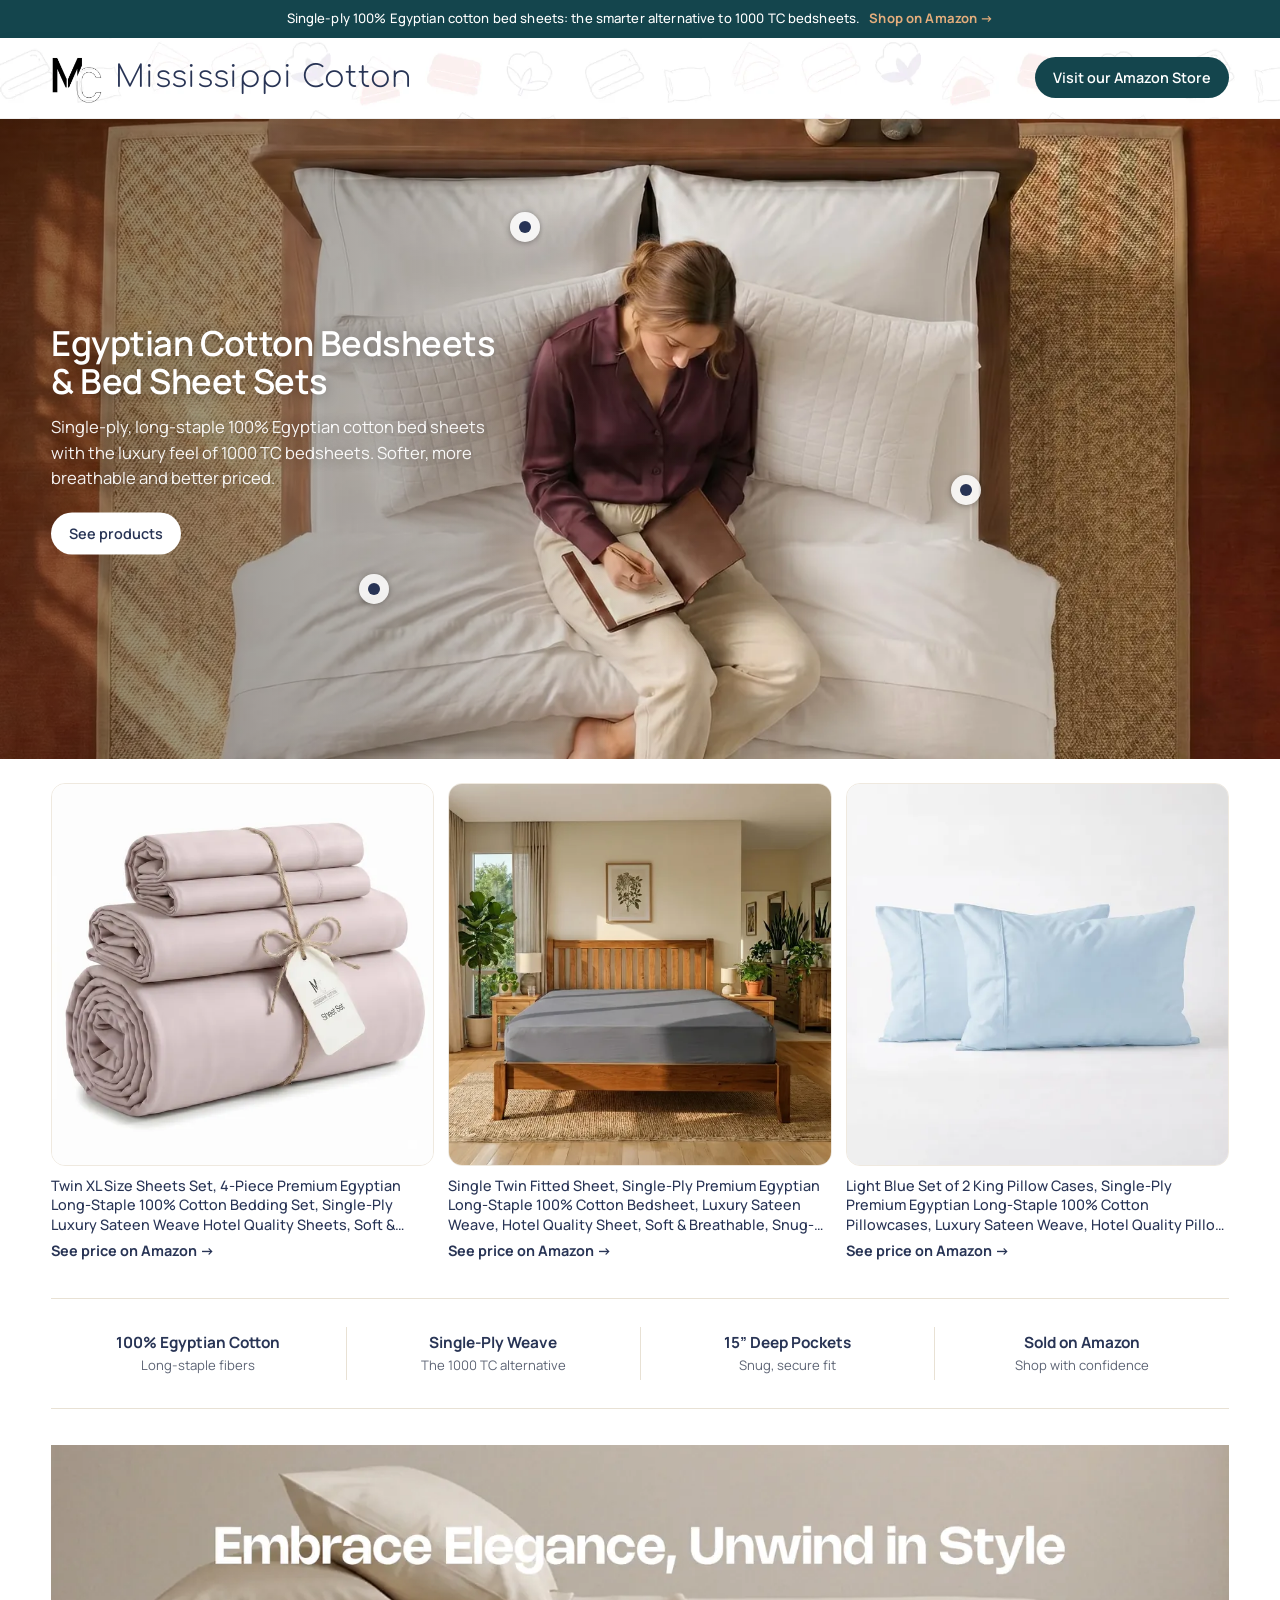
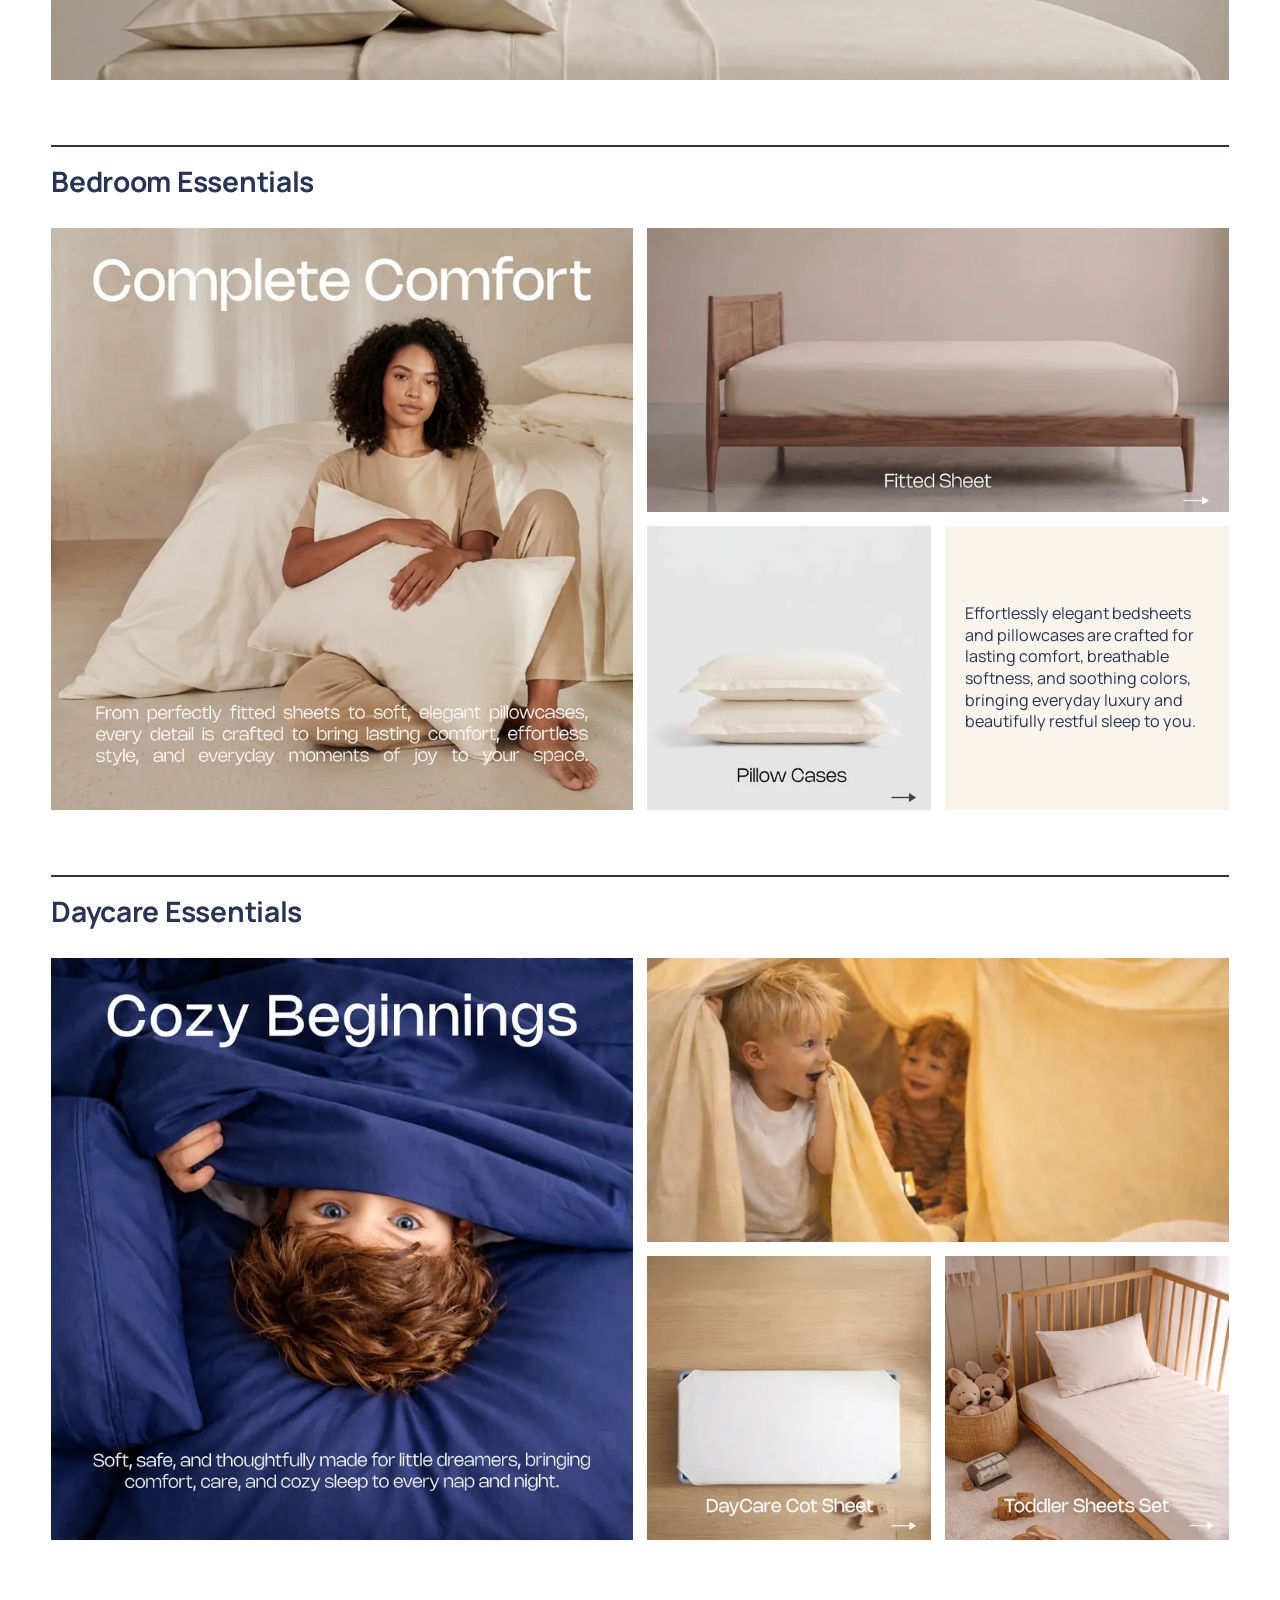
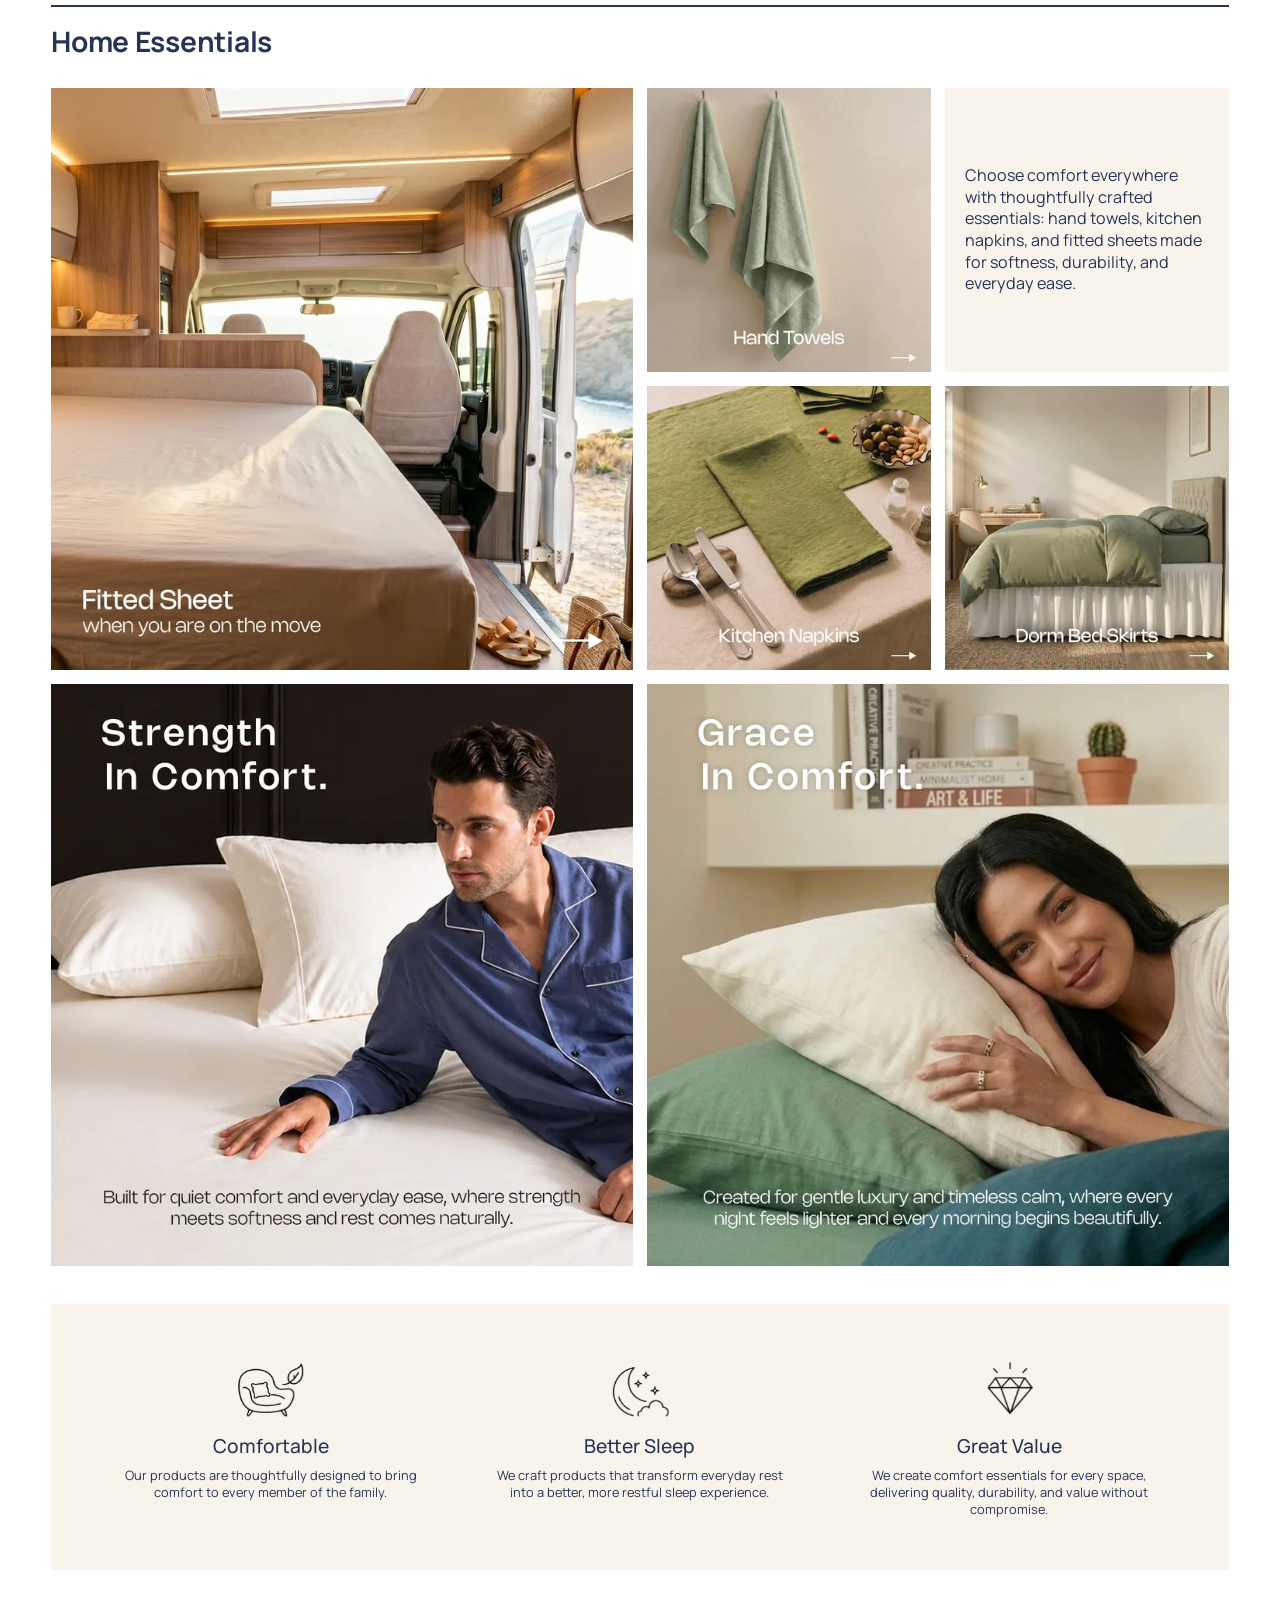
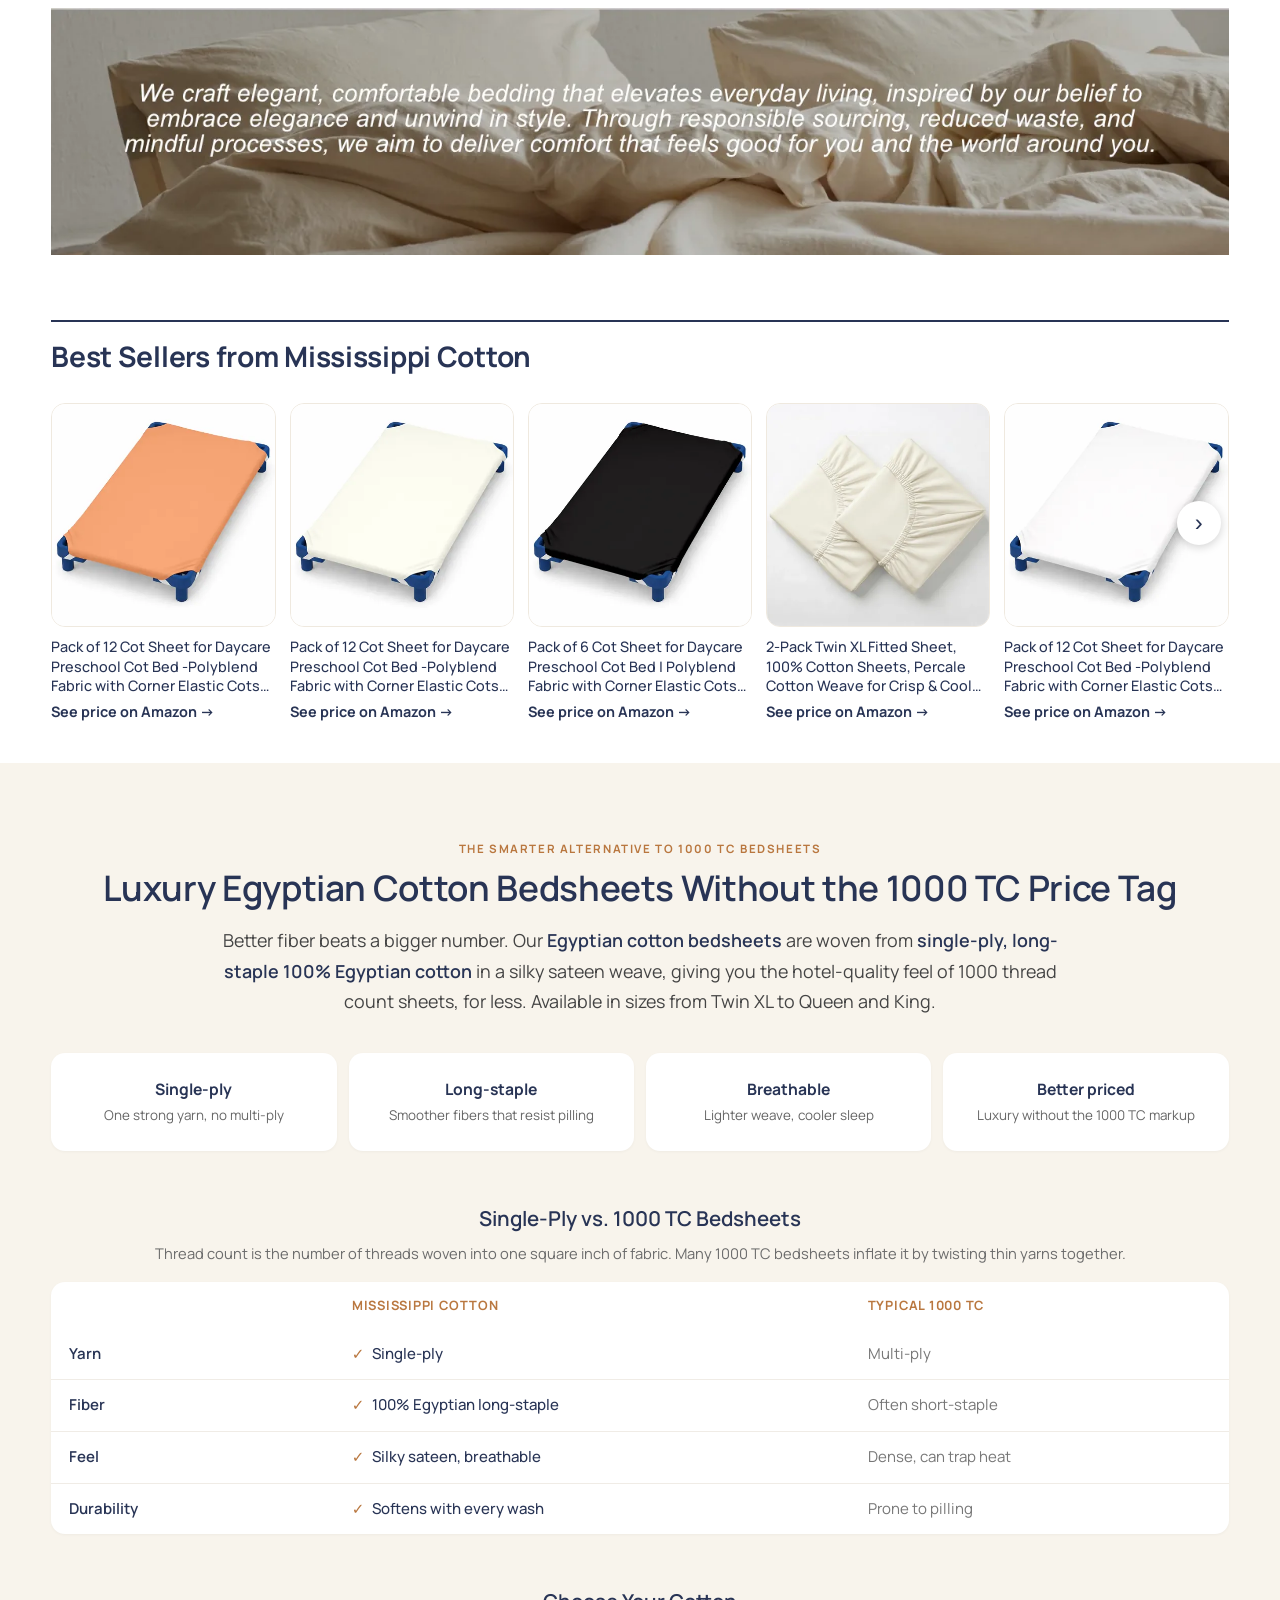
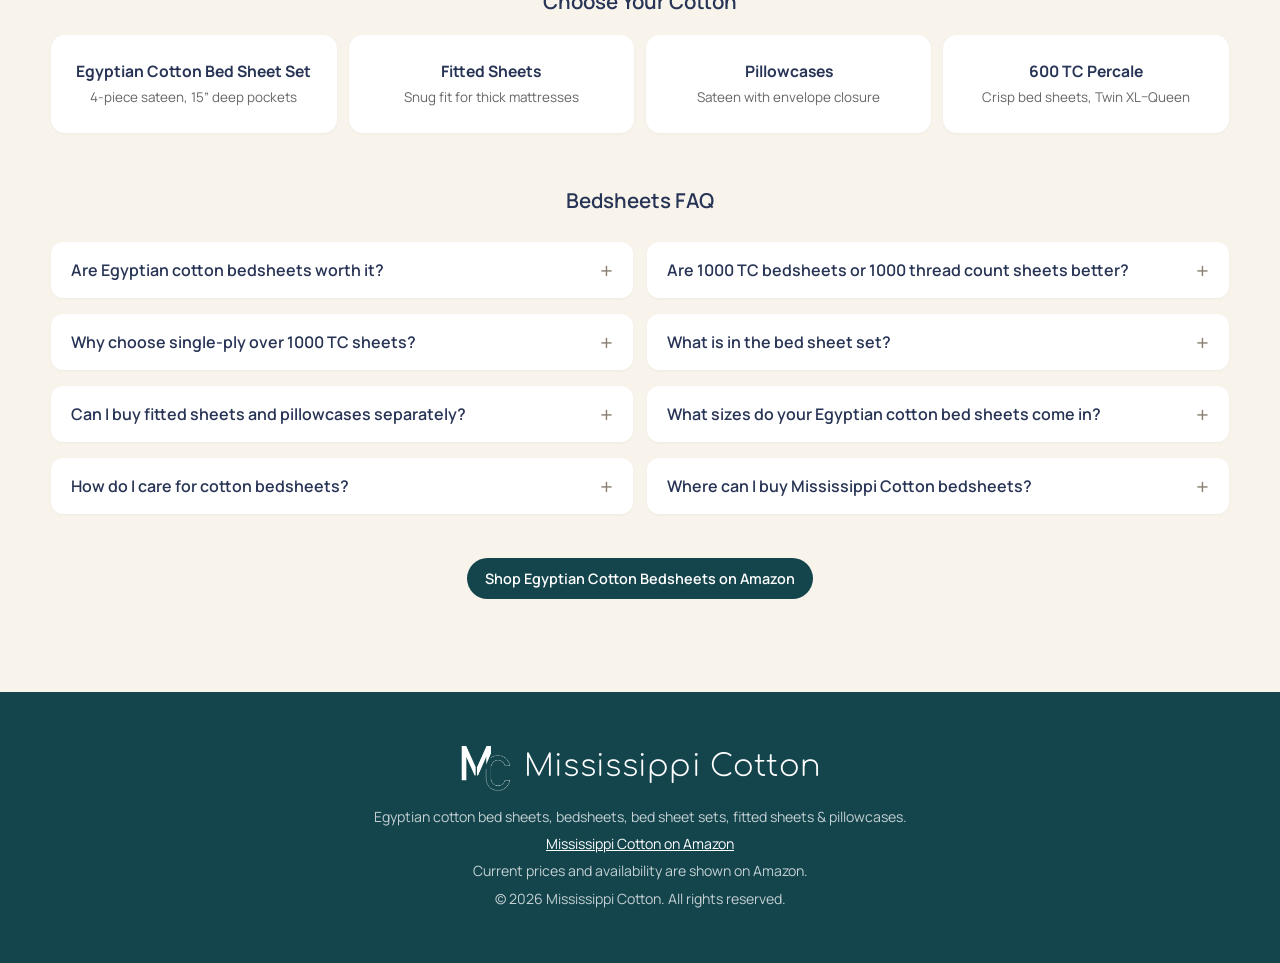
<file: index.html>
<!doctype html>
<html lang="en">
<head>
<meta charset="utf-8">
<meta name="viewport" content="width=device-width, initial-scale=1">
<title>Egyptian Cotton Bed Sheets &amp; Bedsheets | Mississippi Cotton</title>
<meta name="description" content="Shop 100% Egyptian cotton bedsheets &amp; bed sheet sets. Single-ply long-staple cotton with the luxury feel of 1000 TC bedsheets, softer and better priced.">
<link rel="canonical" href="https://mississippicotton.com/">
<meta name="robots" content="index, follow, max-image-preview:large">
<meta name="theme-color" content="#ffffff">
<meta property="og:type" content="website">
<meta property="og:site_name" content="Mississippi Cotton">
<meta property="og:title" content="Egyptian Cotton Bed Sheets &amp; Bedsheets | Mississippi Cotton">
<meta property="og:description" content="Single-ply Egyptian cotton bed sheets and bed sheet sets. The smarter alternative to 1000 thread count sheets.">
<meta property="og:url" content="https://mississippicotton.com/">
<meta property="og:image" content="https://mississippicotton.com/images/og-egyptian-cotton-bedsheets.jpg">
<meta property="og:image:width" content="1200">
<meta property="og:image:height" content="600">
<meta property="og:image:alt" content="Woman relaxing on a bed made with white Egyptian cotton bedsheets">
<meta property="og:locale" content="en_US">
<meta name="twitter:card" content="summary_large_image">
<meta name="twitter:title" content="Egyptian Cotton Bed Sheets &amp; Bedsheets | Mississippi Cotton">
<meta name="twitter:description" content="Single-ply Egyptian cotton bed sheets and bed sheet sets. The smarter alternative to 1000 thread count sheets.">
<meta name="twitter:image" content="https://mississippicotton.com/images/og-egyptian-cotton-bedsheets.jpg">
<link rel="icon" href="/favicon.ico" sizes="any">
<link rel="icon" type="image/png" sizes="32x32" href="/images/favicon-32.png">
<link rel="apple-touch-icon" href="/images/apple-touch-icon.png">
<link rel="manifest" href="/site.webmanifest">
<link rel="preconnect" href="https://fonts.googleapis.com">
<link rel="preconnect" href="https://fonts.gstatic.com" crossorigin>
<link rel="stylesheet" href="https://fonts.googleapis.com/css2?family=Manrope:wght@400;500;600;700;800&amp;display=swap">
<link rel="stylesheet" href="https://fonts.googleapis.com/css2?family=Comfortaa:wght@300&amp;text=Mississippi%20Cotton&amp;display=swap">
<link rel="preload" as="image" type="image/webp" href="images/egyptian-cotton-bed-sheet-set-lifestyle-1024.webp" imagesrcset="images/egyptian-cotton-bed-sheet-set-lifestyle-640.webp 640w, images/egyptian-cotton-bed-sheet-set-lifestyle-1024.webp 1024w, images/egyptian-cotton-bed-sheet-set-lifestyle-1600.webp 1600w, images/egyptian-cotton-bed-sheet-set-lifestyle-2048.webp 2048w" imagesizes="(max-width: 767px) 250vw, (max-width: 1500px) 100vw, 1500px">
<link rel="stylesheet" href="css/styles.css">
<script type="application/ld+json">
{
 "@context": "https://schema.org",
 "@graph": [
  {
   "@type": "Organization",
   "@id": "https://mississippicotton.com/#org",
   "name": "Mississippi Cotton",
   "url": "https://mississippicotton.com/",
   "logo": "https://mississippicotton.com/images/mississippi-cotton-logo.png",
   "sameAs": [
    "https://www.amazon.com/stores/MississippiCotton/page/9079A539-64B8-46ED-91DD-114D19BE500C"
   ],
   "description": "Mississippi Cotton makes single-ply Egyptian cotton bed sheets, bedsheets, bed sheet sets, fitted sheets and pillowcases."
  },
  {
   "@type": "WebSite",
   "@id": "https://mississippicotton.com/#website",
   "url": "https://mississippicotton.com/",
   "name": "Mississippi Cotton",
   "publisher": {
    "@id": "https://mississippicotton.com/#org"
   },
   "inLanguage": "en-US"
  },
  {
   "@type": "WebPage",
   "@id": "https://mississippicotton.com/#webpage",
   "url": "https://mississippicotton.com/",
   "name": "Egyptian Cotton Bedsheets & Bed Sheet Sets | Mississippi Cotton",
   "isPartOf": {
    "@id": "https://mississippicotton.com/#website"
   },
   "about": {
    "@id": "https://mississippicotton.com/#org"
   },
   "primaryImageOfPage": "https://mississippicotton.com/images/og-egyptian-cotton-bedsheets.jpg"
  },
  {
   "@type": "ItemList",
   "name": "Mississippi Cotton Egyptian Cotton Bedsheets",
   "itemListElement": [
    {
     "@type": "ListItem",
     "position": 1,
     "item": {
      "@type": "Product",
      "name": "Twin XL Size Sheets Set, 4-Piece Premium Egyptian Long-Staple 100% Cotton Bedding Set, Single-Ply Luxury Sateen Weave Hotel Quality Sheets, Soft & Breathable, 15” Deep Pockets, Blush Pink",
      "sku": "B0CGLRKL8P",
      "brand": {
       "@type": "Brand",
       "name": "Mississippi Cotton"
      },
      "image": "https://mississippicotton.com/images/egyptian-cotton-sheet-set-blush-pink-600.webp",
      "material": "100% Egyptian long-staple cotton",
      "url": "https://www.amazon.com/Egyptian-Cotton-Sheets-Thread-Staple/dp/B0CGLRKL8P"
     }
    },
    {
     "@type": "ListItem",
     "position": 2,
     "item": {
      "@type": "Product",
      "name": "Single Twin Fitted Sheet, Single-Ply Premium Egyptian Long-Staple 100% Cotton Bedsheet, Luxury Sateen Weave, Hotel Quality Sheet, Soft & Breathable, Snug-Fit, 15” Deep Pockets, Light Grey",
      "sku": "B0BG88BJFV",
      "brand": {
       "@type": "Brand",
       "name": "Mississippi Cotton"
      },
      "image": "https://mississippicotton.com/images/egyptian-cotton-fitted-sheet-light-grey-600.webp",
      "material": "100% Egyptian long-staple cotton",
      "url": "https://www.amazon.com/Egyptian-Cotton-Elastic-Cooling-Breathable/dp/B0BG88BJFV"
     }
    },
    {
     "@type": "ListItem",
     "position": 3,
     "item": {
      "@type": "Product",
      "name": "Light Blue Set of 2 King Pillow Cases, Single-Ply Premium Egyptian Long-Staple 100% Cotton Pillowcases, Luxury Sateen Weave, Hotel Quality Pillow Covers, Envelope Closure, Soft & Breathable",
      "sku": "B0B5359HBB",
      "brand": {
       "@type": "Brand",
       "name": "Mississippi Cotton"
      },
      "image": "https://mississippicotton.com/images/egyptian-cotton-pillowcases-light-blue-600.webp",
      "material": "100% Egyptian long-staple cotton",
      "url": "https://www.amazon.com/Egyptian-Cotton-Pillowcase-Sleeping-Pillowcases/dp/B0B5359HBB"
     }
    }
   ]
  },
  {
   "@type": "FAQPage",
   "mainEntity": [
    {
     "@type": "Question",
     "name": "Are Egyptian cotton bedsheets worth it?",
     "acceptedAnswer": {
      "@type": "Answer",
      "text": "Yes. Long-staple Egyptian cotton is smoother, stronger and more breathable than regular cotton, and it gets softer with every wash."
     }
    },
    {
     "@type": "Question",
     "name": "Are 1000 TC bedsheets or 1000 thread count sheets better?",
     "acceptedAnswer": {
      "@type": "Answer",
      "text": "Not always. Many 1000 TC bedsheets reach that number with multi-ply yarns, which can feel heavy and pill. Fiber quality matters more than thread count."
     }
    },
    {
     "@type": "Question",
     "name": "Why choose single-ply over 1000 TC sheets?",
     "acceptedAnswer": {
      "@type": "Answer",
      "text": "Single-ply long-staple cotton gives the silky, hotel-quality feel of 1000 TC bedsheets with better breathability, durability and price."
     }
    },
    {
     "@type": "Question",
     "name": "What is in the bed sheet set?",
     "acceptedAnswer": {
      "@type": "Answer",
      "text": "Our 4-piece Egyptian cotton bed sheet set includes a flat sheet, a 15” deep-pocket fitted sheet and pillowcases in sateen weave."
     }
    },
    {
     "@type": "Question",
     "name": "Can I buy fitted sheets and pillowcases separately?",
     "acceptedAnswer": {
      "@type": "Answer",
      "text": "Yes. Egyptian cotton fitted sheets, sateen pillowcases and 600 TC percale fitted sheets are all sold individually."
     }
    },
    {
     "@type": "Question",
     "name": "What sizes do your Egyptian cotton bed sheets come in?",
     "acceptedAnswer": {
      "@type": "Answer",
      "text": "Our bed sheets and sheet sets come in sizes from Twin XL to Queen and King, including King pillowcases. See Amazon for current sizes and colors."
     }
    },
    {
     "@type": "Question",
     "name": "How do I care for cotton bedsheets?",
     "acceptedAnswer": {
      "@type": "Answer",
      "text": "Machine wash cold or warm on gentle, skip bleach and tumble dry low."
     }
    },
    {
     "@type": "Question",
     "name": "Where can I buy Mississippi Cotton bedsheets?",
     "acceptedAnswer": {
      "@type": "Answer",
      "text": "On Amazon. Visit the Mississippi Cotton Amazon store for the full collection."
     }
    }
   ]
  }
 ]
}
</script>
</head>
<body>
<a class="skip" href="#main">Skip to content</a>
<div class="announce">Single-ply 100% Egyptian cotton bed sheets: the smarter alternative to 1000 TC bedsheets. <a class="" href="https://www.amazon.com/stores/MississippiCotton/page/9079A539-64B8-46ED-91DD-114D19BE500C" target="_blank" rel="noopener">Shop on Amazon →</a></div>
<header class="topbar">
  <div class="brandbar">
    <a class="brand" href="/"><img src="images/mississippi-cotton-logo.png" width="200" height="200" alt="Mississippi Cotton logo"><span>Mississippi Cotton</span></a>
    <a class="btn" href="https://www.amazon.com/stores/MississippiCotton/page/9079A539-64B8-46ED-91DD-114D19BE500C" target="_blank" rel="noopener"><span class="hide-sm">Visit our </span>Amazon Store</a>
  </div>
</header>

<main id="main" class="wrap">

  <!-- 1. Shoppable lifestyle image with overlay -->
  <section class="shoppable" aria-labelledby="hero-title">
    <img src="images/egyptian-cotton-bed-sheet-set-lifestyle-1024.webp" srcset="images/egyptian-cotton-bed-sheet-set-lifestyle-640.webp 640w, images/egyptian-cotton-bed-sheet-set-lifestyle-1024.webp 1024w, images/egyptian-cotton-bed-sheet-set-lifestyle-1600.webp 1600w, images/egyptian-cotton-bed-sheet-set-lifestyle-2048.webp 2048w" sizes="(max-width: 767px) 250vw, (max-width: 1500px) 100vw, 1500px" width="2048" height="1024" alt="Woman writing in a journal on a bed made with white Egyptian cotton bedsheets, a cotton bed sheet set and sateen pillowcases" fetchpriority="high" decoding="async">
    <a class="hotspot" href="https://www.amazon.com/Egyptian-Cotton-Sheets-Thread-Staple/dp/B0CGLRKL8P" target="_blank" rel="noopener" style="left:29.25%;top:73.5%" aria-label="Egyptian Cotton Bed Sheet Set (see price on Amazon)"><span>Egyptian Cotton Bed Sheet Set</span></a>
    <a class="hotspot" href="https://www.amazon.com/Egyptian-Cotton-Elastic-Cooling-Breathable/dp/B0BG88BJFV" target="_blank" rel="noopener" style="left:75.5%;top:58%" aria-label="Egyptian Cotton Fitted Sheet (see price on Amazon)"><span>Egyptian Cotton Fitted Sheet</span></a>
    <a class="hotspot" href="https://www.amazon.com/Egyptian-Cotton-Pillowcase-Sleeping-Pillowcases/dp/B0B5359HBB" target="_blank" rel="noopener" style="left:41%;top:17%" aria-label="Egyptian Cotton Pillowcases (see price on Amazon)"><span>Egyptian Cotton Pillowcases</span></a>
    <div class="overlay">
      <h1 id="hero-title">Egyptian Cotton Bedsheets &amp; Bed Sheet Sets</h1>
      <p>Single-ply, long-staple 100% Egyptian cotton bed sheets with the luxury feel of 1000 TC bedsheets. Softer, more breathable and better priced.</p>
      <a class="btn btn--light" href="#featured">See products</a>
    </div>
  </section>

  <div class="featured" id="featured">
    <a class="pcard" href="https://www.amazon.com/Egyptian-Cotton-Sheets-Thread-Staple/dp/B0CGLRKL8P" target="_blank" rel="noopener"><img src="images/egyptian-cotton-sheet-set-blush-pink-600.webp" srcset="images/egyptian-cotton-sheet-set-blush-pink-300.webp 300w, images/egyptian-cotton-sheet-set-blush-pink-600.webp 600w" sizes="(max-width: 1500px) 33vw, 500px" width="2048" height="2048" alt="Twin XL Size Sheets Set, 4-Piece Premium Egyptian Long-Staple 100% Cotton Bedding Set, Single-Ply Luxury Sateen Weave Hotel Quality Sheets, Soft &amp; Breathable, 15” Deep Pockets, Blush Pink" loading="lazy" decoding="async"><p class="t">Twin XL Size Sheets Set, 4-Piece Premium Egyptian Long-Staple 100% Cotton Bedding Set, Single-Ply Luxury Sateen Weave Hotel Quality Sheets, Soft &amp; Breathable, 15” Deep Pockets, Blush Pink</p><span class="price">See price on Amazon <span aria-hidden="true">→</span></span></a>
    <a class="pcard" href="https://www.amazon.com/Egyptian-Cotton-Elastic-Cooling-Breathable/dp/B0BG88BJFV" target="_blank" rel="noopener"><img src="images/egyptian-cotton-fitted-sheet-light-grey-600.webp" srcset="images/egyptian-cotton-fitted-sheet-light-grey-300.webp 300w, images/egyptian-cotton-fitted-sheet-light-grey-600.webp 600w" sizes="(max-width: 1500px) 33vw, 500px" width="2048" height="2048" alt="Single Twin Fitted Sheet, Single-Ply Premium Egyptian Long-Staple 100% Cotton Bedsheet, Luxury Sateen Weave, Hotel Quality Sheet, Soft &amp; Breathable, Snug-Fit, 15” Deep Pockets, Light Grey" loading="lazy" decoding="async"><p class="t">Single Twin Fitted Sheet, Single-Ply Premium Egyptian Long-Staple 100% Cotton Bedsheet, Luxury Sateen Weave, Hotel Quality Sheet, Soft &amp; Breathable, Snug-Fit, 15” Deep Pockets, Light Grey</p><span class="price">See price on Amazon <span aria-hidden="true">→</span></span></a>
    <a class="pcard" href="https://www.amazon.com/Egyptian-Cotton-Pillowcase-Sleeping-Pillowcases/dp/B0B5359HBB" target="_blank" rel="noopener"><img src="images/egyptian-cotton-pillowcases-light-blue-600.webp" srcset="images/egyptian-cotton-pillowcases-light-blue-300.webp 300w, images/egyptian-cotton-pillowcases-light-blue-600.webp 600w" sizes="(max-width: 1500px) 33vw, 500px" width="2048" height="2048" alt="Light Blue Set of 2 King Pillow Cases, Single-Ply Premium Egyptian Long-Staple 100% Cotton Pillowcases, Luxury Sateen Weave, Hotel Quality Pillow Covers, Envelope Closure, Soft &amp; Breathable" loading="lazy" decoding="async"><p class="t">Light Blue Set of 2 King Pillow Cases, Single-Ply Premium Egyptian Long-Staple 100% Cotton Pillowcases, Luxury Sateen Weave, Hotel Quality Pillow Covers, Envelope Closure, Soft &amp; Breathable</p><span class="price">See price on Amazon <span aria-hidden="true">→</span></span></a>
  </div>

  <ul class="trust" aria-label="Why Mississippi Cotton">
    <li><strong>100% Egyptian Cotton</strong><span>Long-staple fibers</span></li>
    <li><strong>Single-Ply Weave</strong><span>The 1000 TC alternative</span></li>
    <li><strong>15” Deep Pockets</strong><span>Snug, secure fit</span></li>
    <li><strong>Sold on Amazon</strong><span>Shop with confidence</span></li>
  </ul>

  <!-- 2. Hero banner -->
  <a class="full" href="https://www.amazon.com/stores/MississippiCotton/page/9079A539-64B8-46ED-91DD-114D19BE500C" target="_blank" rel="noopener" aria-label="Embrace Elegance, Unwind in Style: visit the Mississippi Cotton Amazon store"><img src="images/embrace-elegance-cotton-bedsheets-banner-1500.webp" srcset="images/embrace-elegance-cotton-bedsheets-banner-750.webp 750w, images/embrace-elegance-cotton-bedsheets-banner-1500.webp 1500w, images/embrace-elegance-cotton-bedsheets-banner-2400.webp 2400w, images/embrace-elegance-cotton-bedsheets-banner-3000.webp 3000w" sizes="(max-width: 1500px) 100vw, 1500px" width="3000" height="600" alt="Embrace Elegance, Unwind in Style: cotton bedsheets and pillows on a neatly made bed" decoding="async"></a>

  <!-- 3. Bedroom Essentials -->
  <a class="divider" href="https://www.amazon.com/stores/MississippiCotton/page/6620B03A-06C9-4933-9642-54D4F62FC8BC" target="_blank" rel="noopener"><h2>Bedroom Essentials</h2></a>
  <div class="split">
    <a class="tile sq" href="https://www.amazon.com/stores/MississippiCotton/page/6620B03A-06C9-4933-9642-54D4F62FC8BC" target="_blank" rel="noopener"><img src="images/complete-comfort-egyptian-cotton-bedsheets-750.webp" srcset="images/complete-comfort-egyptian-cotton-bedsheets-400.webp 400w, images/complete-comfort-egyptian-cotton-bedsheets-750.webp 750w, images/complete-comfort-egyptian-cotton-bedsheets-1200.webp 1200w" sizes="(max-width: 767px) 100vw, min(50vw, 750px)" width="1500" height="1500" alt="Complete Comfort: woman hugging a cotton pillow beside a bed with ivory Egyptian cotton bedsheets. From perfectly fitted sheets to soft, elegant pillowcases, every detail is crafted to bring lasting comfort, effortless style, and everyday moments of joy to your space." loading="lazy" decoding="async"></a>
    <div class="quad">
      <a class="tile w2 wide" href="https://www.amazon.com/stores/MississippiCotton/page/C57E6A0C-4361-4343-AB90-E49E27DE28F4" target="_blank" rel="noopener"><img src="images/cotton-fitted-sheet-750.webp" srcset="images/cotton-fitted-sheet-400.webp 400w, images/cotton-fitted-sheet-750.webp 750w, images/cotton-fitted-sheet-1200.webp 1200w" sizes="(max-width: 767px) 100vw, min(50vw, 750px)" width="3000" height="1500" alt="Fitted Sheet: 100% cotton fitted sheet on a wooden bed frame" loading="lazy" decoding="async"></a>
      <a class="tile sq" href="https://www.amazon.com/stores/MississippiCotton/page/DE99DB7A-ED36-410E-B7BA-F2D0AA212FEA" target="_blank" rel="noopener"><img src="images/egyptian-cotton-pillowcases-750.webp" srcset="images/egyptian-cotton-pillowcases-375.webp 375w, images/egyptian-cotton-pillowcases-750.webp 750w" sizes="(max-width: 767px) 50vw, min(25vw, 375px)" width="750" height="750" alt="Pillow Cases: two ivory Egyptian cotton pillowcases" loading="lazy" decoding="async"></a>
      <a class="tile sq texttile" href="https://www.amazon.com/stores/MississippiCotton/page/6620B03A-06C9-4933-9642-54D4F62FC8BC" target="_blank" rel="noopener"><p>Effortlessly elegant bedsheets and pillowcases are crafted for lasting comfort, breathable softness, and soothing colors, bringing everyday luxury and beautifully restful sleep to you.</p></a>
    </div>
  </div>

  <!-- 4. Daycare Essentials -->
  <a class="divider" href="https://www.amazon.com/stores/MississippiCotton/page/DCBAECBA-5305-41D8-AD36-1FB616DC418D" target="_blank" rel="noopener"><h2>Daycare Essentials</h2></a>
  <div class="split">
    <a class="tile sq" href="https://www.amazon.com/stores/MississippiCotton/page/DCBAECBA-5305-41D8-AD36-1FB616DC418D" target="_blank" rel="noopener"><img src="images/cozy-beginnings-daycare-sheets-750.webp" srcset="images/cozy-beginnings-daycare-sheets-400.webp 400w, images/cozy-beginnings-daycare-sheets-750.webp 750w, images/cozy-beginnings-daycare-sheets-1200.webp 1200w" sizes="(max-width: 767px) 100vw, min(50vw, 750px)" width="1500" height="1500" alt="Cozy Beginnings: child peeking out from navy cotton bedding. Soft, safe, and thoughtfully made for little dreamers, bringing comfort, care, and cozy sleep to every nap and night." loading="lazy" decoding="async"></a>
    <div class="quad">
      <a class="tile w2 wide" href="https://www.amazon.com/stores/MississippiCotton/page/DCBAECBA-5305-41D8-AD36-1FB616DC418D" target="_blank" rel="noopener"><img src="images/kids-cotton-blanket-daycare-750.webp" srcset="images/kids-cotton-blanket-daycare-400.webp 400w, images/kids-cotton-blanket-daycare-750.webp 750w, images/kids-cotton-blanket-daycare-1200.webp 1200w" sizes="(max-width: 767px) 100vw, min(50vw, 750px)" width="1536" height="768" alt="Two children playing under a soft yellow cotton blanket" loading="lazy" decoding="async"></a>
      <a class="tile sq" href="https://www.amazon.com/stores/MississippiCotton/page/AEC92A35-F18B-460F-A690-E05EDC848F2C" target="_blank" rel="noopener"><img src="images/daycare-cot-sheet-750.webp" srcset="images/daycare-cot-sheet-375.webp 375w, images/daycare-cot-sheet-750.webp 750w" sizes="(max-width: 767px) 50vw, min(25vw, 375px)" width="1500" height="1500" alt="DayCare Cot Sheet: fitted cot sheet on a preschool nap cot" loading="lazy" decoding="async"></a>
      <a class="tile sq" href="https://www.amazon.com/stores/MississippiCotton/page/0BEE0DB7-36B3-4CF1-9DE3-963A75FDE4BB" target="_blank" rel="noopener"><img src="images/toddler-sheet-set-750.webp" srcset="images/toddler-sheet-set-375.webp 375w, images/toddler-sheet-set-750.webp 750w" sizes="(max-width: 767px) 50vw, min(25vw, 375px)" width="1500" height="1500" alt="Toddler Sheets Set: cotton toddler bed sheet set with pillow" loading="lazy" decoding="async"></a>
    </div>
  </div>

  <!-- 5. Home Essentials -->
  <a class="divider" href="https://www.amazon.com/stores/MississippiCotton/page/5AA4D128-1B27-424E-9304-30464F5B0887" target="_blank" rel="noopener"><h2>Home Essentials</h2></a>
  <div class="split">
    <a class="tile sq" href="https://www.amazon.com/stores/MississippiCotton/page/679C623A-6CD5-437E-8FFC-D40AE5F757A7" target="_blank" rel="noopener"><img src="images/fitted-sheet-on-the-move-750.webp" srcset="images/fitted-sheet-on-the-move-400.webp 400w, images/fitted-sheet-on-the-move-750.webp 750w, images/fitted-sheet-on-the-move-1200.webp 1200w" sizes="(max-width: 767px) 100vw, min(50vw, 750px)" width="1500" height="1500" alt="Fitted Sheet when you are on the move: cotton fitted sheet on a camper van bed" loading="lazy" decoding="async"></a>
    <div class="quad">
      <a class="tile sq" href="https://www.amazon.com/stores/MississippiCotton/page/1F82C419-2203-4C8B-9A20-AAA8107695AF" target="_blank" rel="noopener"><img src="images/cotton-hand-towels-750.webp" srcset="images/cotton-hand-towels-375.webp 375w, images/cotton-hand-towels-750.webp 750w" sizes="(max-width: 767px) 50vw, min(25vw, 375px)" width="1500" height="1500" alt="Hand Towels: sage green cotton hand towels" loading="lazy" decoding="async"></a>
      <a class="tile sq texttile" href="https://www.amazon.com/stores/MississippiCotton/page/5AA4D128-1B27-424E-9304-30464F5B0887" target="_blank" rel="noopener"><p>Choose comfort everywhere with thoughtfully crafted essentials: hand towels, kitchen napkins, and fitted sheets made for softness, durability, and everyday ease.</p></a>
      <a class="tile sq" href="https://www.amazon.com/stores/MississippiCotton/page/FD58433D-9808-43C3-A64F-467DEA3387C1" target="_blank" rel="noopener"><img src="images/cotton-kitchen-napkins-750.webp" srcset="images/cotton-kitchen-napkins-375.webp 375w, images/cotton-kitchen-napkins-750.webp 750w" sizes="(max-width: 767px) 50vw, min(25vw, 375px)" width="1500" height="1500" alt="Kitchen Napkins: green cotton dinner napkins on a table" loading="lazy" decoding="async"></a>
      <a class="tile sq" href="https://www.amazon.com/stores/MississippiCotton/page/D183879A-38A6-4E49-937F-172A47E465BF" target="_blank" rel="noopener"><img src="images/dorm-bed-skirts-750.webp" srcset="images/dorm-bed-skirts-375.webp 375w, images/dorm-bed-skirts-750.webp 750w" sizes="(max-width: 767px) 50vw, min(25vw, 375px)" width="1500" height="1500" alt="Dorm Bed Skirts: white bed skirt on a dorm bed with green cotton bedding" loading="lazy" decoding="async"></a>
    </div>
  </div>

  <!-- 6. Two medium tiles -->
  <div class="split">
    <a class="tile sq" href="https://www.amazon.com/stores/MississippiCotton/page/6620B03A-06C9-4933-9642-54D4F62FC8BC" target="_blank" rel="noopener"><img src="images/strength-in-comfort-cotton-sheets-750.webp" srcset="images/strength-in-comfort-cotton-sheets-400.webp 400w, images/strength-in-comfort-cotton-sheets-750.webp 750w, images/strength-in-comfort-cotton-sheets-1200.webp 1200w" sizes="(max-width: 767px) 100vw, min(50vw, 750px)" width="1500" height="1500" alt="Strength In Comfort: man relaxing on white cotton bedsheets. Built for quiet comfort and everyday ease, where strength meets softness and rest comes naturally." loading="lazy" decoding="async"></a>
    <a class="tile sq" href="https://www.amazon.com/stores/MississippiCotton/page/6620B03A-06C9-4933-9642-54D4F62FC8BC" target="_blank" rel="noopener"><img src="images/grace-in-comfort-cotton-pillowcases-750.webp" srcset="images/grace-in-comfort-cotton-pillowcases-400.webp 400w, images/grace-in-comfort-cotton-pillowcases-750.webp 750w, images/grace-in-comfort-cotton-pillowcases-1200.webp 1200w" sizes="(max-width: 767px) 100vw, min(50vw, 750px)" width="1500" height="1500" alt="Grace In Comfort: woman resting on an Egyptian cotton pillowcase. Created for gentle luxury and timeless calm, where every night feels lighter and every morning begins beautifully." loading="lazy" decoding="async"></a>
  </div>

  <!-- 7. Brand values -->
  <section class="values" aria-label="Why Mississippi Cotton">
    <div><img src="images/icon-comfortable.png" width="110" height="95" alt="" loading="lazy"><h2>Comfortable</h2><p>Our products are thoughtfully designed to bring comfort to every member of the family.</p></div>
    <div><img src="images/icon-better-sleep.png" width="110" height="95" alt="" loading="lazy"><h2>Better Sleep</h2><p>We craft products that transform everyday rest into a better, more restful sleep experience.</p></div>
    <div><img src="images/icon-great-value.png" width="110" height="95" alt="" loading="lazy"><h2>Great Value</h2><p>We create comfort essentials for every space, delivering quality, durability, and value without compromise.</p></div>
  </section>

  <!-- 8. Brand story -->
  <a class="full" href="https://www.amazon.com/stores/MississippiCotton/page/6620B03A-06C9-4933-9642-54D4F62FC8BC" target="_blank" rel="noopener"><img src="images/cotton-bedding-brand-story-1500.webp" srcset="images/cotton-bedding-brand-story-750.webp 750w, images/cotton-bedding-brand-story-1500.webp 1500w" sizes="(max-width: 1500px) 100vw, 1500px" width="1500" height="314" alt="We craft elegant, comfortable bedding that elevates everyday living, inspired by our belief to embrace elegance and unwind in style. Through responsible sourcing, reduced waste, and mindful processes, we aim to deliver comfort that feels good for you and the world around you." loading="lazy" decoding="async"></a>

  <!-- 9. Best sellers -->
  <section class="bestsellers" aria-labelledby="bs-title">
    <a class="divider" href="https://www.amazon.com/stores/MississippiCotton/page/9079A539-64B8-46ED-91DD-114D19BE500C" target="_blank" rel="noopener"><h2 id="bs-title">Best Sellers from Mississippi Cotton</h2></a>
    <div class="carousel">
      <button class="cbtn prev" type="button" aria-label="Previous products">&#8249;</button>
      <ul class="track">
        <li><a class="pcard" href="https://www.amazon.com/Daycare-Preschool-Polyblend-Elastic-Toddler/dp/B0D4H91RXL" target="_blank" rel="noopener"><img src="images/best-seller-01-440.webp" srcset="images/best-seller-01-220.webp 220w, images/best-seller-01-440.webp 440w" sizes="(max-width: 767px) 44vw, (max-width: 1023px) 33vw, 300px" width="2560" height="2560" alt="Pack of 12 Cot Sheet for Daycare Preschool Cot Bed -Polyblend Fabric with Corner Elastic Cots Sheets Fits On 22&quot; X 40&quot; Inches Size Toddler and Preschool Daycare Cot Tango 22 X 40 Size" loading="lazy" decoding="async"><p class="t">Pack of 12 Cot Sheet for Daycare Preschool Cot Bed -Polyblend Fabric with Corner Elastic Cots Sheets Fits On 22&quot; X 40&quot; Inches Size Toddler and Preschool Daycare Cot Tango 22 X 40 Size</p><span class="price">See price on Amazon <span aria-hidden="true">→</span></span></a></li>
        <li><a class="pcard" href="https://www.amazon.com/Daycare-Preschool-Polyblend-Elastic-Toddler/dp/B0BP6GG7D1" target="_blank" rel="noopener"><img src="images/best-seller-02-440.webp" srcset="images/best-seller-02-220.webp 220w, images/best-seller-02-440.webp 440w" sizes="(max-width: 767px) 44vw, (max-width: 1023px) 33vw, 300px" width="2560" height="2560" alt="Pack of 12 Cot Sheet for Daycare Preschool Cot Bed -Polyblend Fabric with Corner Elastic Cots Sheets Fits On 22&quot; X 40&quot; Inches Size Toddler and Preschool Daycare Cot Ivory 22 X 40 Size" loading="lazy" decoding="async"><p class="t">Pack of 12 Cot Sheet for Daycare Preschool Cot Bed -Polyblend Fabric with Corner Elastic Cots Sheets Fits On 22&quot; X 40&quot; Inches Size Toddler and Preschool Daycare Cot Ivory 22 X 40 Size</p><span class="price">See price on Amazon <span aria-hidden="true">→</span></span></a></li>
        <li><a class="pcard" href="https://www.amazon.com/Pack-Cot-Sheet-Daycare-Preschool/dp/B0B564DQJ2" target="_blank" rel="noopener"><img src="images/best-seller-03-440.webp" srcset="images/best-seller-03-220.webp 220w, images/best-seller-03-440.webp 440w" sizes="(max-width: 767px) 44vw, (max-width: 1023px) 33vw, 300px" width="2560" height="2560" alt="Pack of 6 Cot Sheet for Daycare Preschool Cot Bed | Polyblend Fabric with Corner Elastic Cots Sheets Fits On 22&quot; X 52&quot; Inches | Toddler and Preschool Daycare Cot Black 22 X 52 Size" loading="lazy" decoding="async"><p class="t">Pack of 6 Cot Sheet for Daycare Preschool Cot Bed | Polyblend Fabric with Corner Elastic Cots Sheets Fits On 22&quot; X 52&quot; Inches | Toddler and Preschool Daycare Cot Black 22 X 52 Size</p><span class="price">See price on Amazon <span aria-hidden="true">→</span></span></a></li>
        <li><a class="pcard" href="https://www.amazon.com/Mississippi-Cotton-2-Pack-Percale-Fitted/dp/B0CSFRGQGD" target="_blank" rel="noopener"><img src="images/best-seller-04-440.webp" srcset="images/best-seller-04-220.webp 220w, images/best-seller-04-440.webp 440w" sizes="(max-width: 767px) 44vw, (max-width: 1023px) 33vw, 300px" width="2048" height="2048" alt="2-Pack Twin XL Fitted Sheet, 100% Cotton Sheets, Percale Cotton Weave for Crisp &amp; Cool Feel, Snug-Fit and Durable, 15” Deep Pockets, Easy Care, 600 TC, Twin XL, Ivory" loading="lazy" decoding="async"><p class="t">2-Pack Twin XL Fitted Sheet, 100% Cotton Sheets, Percale Cotton Weave for Crisp &amp; Cool Feel, Snug-Fit and Durable, 15” Deep Pockets, Easy Care, 600 TC, Twin XL, Ivory</p><span class="price">See price on Amazon <span aria-hidden="true">→</span></span></a></li>
        <li><a class="pcard" href="https://www.amazon.com/Pack-Cot-Sheet-Daycare-Preschool/dp/B0B562Q32X" target="_blank" rel="noopener"><img src="images/best-seller-05-440.webp" srcset="images/best-seller-05-220.webp 220w, images/best-seller-05-440.webp 440w" sizes="(max-width: 767px) 44vw, (max-width: 1023px) 33vw, 300px" width="2560" height="2560" alt="Pack of 12 Cot Sheet for Daycare Preschool Cot Bed -Polyblend Fabric with Corner Elastic Cots Sheets Fits On 22&quot; X 52&quot; Inches Size Toddler and Preschool Daycare Cot White 22 X 52 Size" loading="lazy" decoding="async"><p class="t">Pack of 12 Cot Sheet for Daycare Preschool Cot Bed -Polyblend Fabric with Corner Elastic Cots Sheets Fits On 22&quot; X 52&quot; Inches Size Toddler and Preschool Daycare Cot White 22 X 52 Size</p><span class="price">See price on Amazon <span aria-hidden="true">→</span></span></a></li>
        <li><a class="pcard" href="https://www.amazon.com/Daycare-Preschool-Polyblend-Elastic-Toddler/dp/B0BP6HG6W3" target="_blank" rel="noopener"><img src="images/best-seller-06-440.webp" srcset="images/best-seller-06-220.webp 220w, images/best-seller-06-440.webp 440w" sizes="(max-width: 767px) 44vw, (max-width: 1023px) 33vw, 300px" width="2560" height="2560" alt="Pack of 6 Cot Sheet for Daycare Preschool Cot Bed -Polyblend Fabric with Corner Elastic Cots Sheets Fits On 22&quot; X 40&quot; Inches Size Toddler and Preschool Daycare Cot Navy Blue 22 X 40 Size" loading="lazy" decoding="async"><p class="t">Pack of 6 Cot Sheet for Daycare Preschool Cot Bed -Polyblend Fabric with Corner Elastic Cots Sheets Fits On 22&quot; X 40&quot; Inches Size Toddler and Preschool Daycare Cot Navy Blue 22 X 40 Size</p><span class="price">See price on Amazon <span aria-hidden="true">→</span></span></a></li>
        <li><a class="pcard" href="https://www.amazon.com/Breathable-Microfiber-Poly-Cotton-Preschool-Hypoallergenic/dp/B0BP6ZK97S" target="_blank" rel="noopener"><img src="images/best-seller-07-440.webp" srcset="images/best-seller-07-220.webp 220w, images/best-seller-07-440.webp 440w" sizes="(max-width: 767px) 44vw, (max-width: 1023px) 33vw, 300px" width="2560" height="2560" alt="22&quot; x 40&quot; Daycare Cot Sheets Pack of 6 Fitted Toddler Nap Mat Covers Soft Breathable Microfiber Poly-Cotton Standard Preschool Hypoallergenic Durable Machine Washable White" loading="lazy" decoding="async"><p class="t">22&quot; x 40&quot; Daycare Cot Sheets Pack of 6 Fitted Toddler Nap Mat Covers Soft Breathable Microfiber Poly-Cotton Standard Preschool Hypoallergenic Durable Machine Washable White</p><span class="price">See price on Amazon <span aria-hidden="true">→</span></span></a></li>
        <li><a class="pcard" href="https://www.amazon.com/Cotton-Washable-Absorbent-Christmas-Reusable/dp/B0BVKNHT76" target="_blank" rel="noopener"><img src="images/best-seller-08-440.webp" srcset="images/best-seller-08-220.webp 220w, images/best-seller-08-440.webp 440w" sizes="(max-width: 767px) 44vw, (max-width: 1023px) 33vw, 300px" width="1280" height="1280" alt="Mississippi Cotton Dinner Napkins Set of 24 Pieces 14x14 Inch Table Linens Made from Satin Fabric Cloth Handkerchiefs for Kitchen Restaurant Holidays Ivory Solid Washable Soft Long Staple" loading="lazy" decoding="async"><p class="t">Mississippi Cotton Dinner Napkins Set of 24 Pieces 14x14 Inch Table Linens Made from Satin Fabric Cloth Handkerchiefs for Kitchen Restaurant Holidays Ivory Solid Washable Soft Long Staple</p><span class="price">See price on Amazon <span aria-hidden="true">→</span></span></a></li>
        <li><a class="pcard" href="https://www.amazon.com/Cotton-Percale-Snug-Fit-Durable-Pockets/dp/B0GXWSVGML" target="_blank" rel="noopener"><img src="images/best-seller-09-440.webp" srcset="images/best-seller-09-220.webp 220w, images/best-seller-09-440.webp 440w" sizes="(max-width: 767px) 44vw, (max-width: 1023px) 33vw, 300px" width="2560" height="2560" alt="2-Pack Queen Fitted Sheet, 100% Cotton Sheets, Percale Cotton Weave for Crisp &amp; Cool Feel, Snug-Fit and Durable, 15” Deep Pockets, Easy Care, 600 TC, Queen, White" loading="lazy" decoding="async"><p class="t">2-Pack Queen Fitted Sheet, 100% Cotton Sheets, Percale Cotton Weave for Crisp &amp; Cool Feel, Snug-Fit and Durable, 15” Deep Pockets, Easy Care, 600 TC, Queen, White</p><span class="price">See price on Amazon <span aria-hidden="true">→</span></span></a></li>
        <li><a class="pcard" href="https://www.amazon.com/Mississippi-Cotton-2-Pack-Percale-Fitted/dp/B0DS8MZFBH" target="_blank" rel="noopener"><img src="images/best-seller-10-440.webp" srcset="images/best-seller-10-220.webp 220w, images/best-seller-10-440.webp 440w" sizes="(max-width: 767px) 44vw, (max-width: 1023px) 33vw, 300px" width="2048" height="2048" alt="2-Pack Twin XL Fitted Sheet, 100% Cotton Sheets, Percale Cotton Weave for Crisp &amp; Cool Feel, Snug-Fit and Durable, 15” Deep Pockets, Easy Care, 600 TC, Twin XL, Sage" loading="lazy" decoding="async"><p class="t">2-Pack Twin XL Fitted Sheet, 100% Cotton Sheets, Percale Cotton Weave for Crisp &amp; Cool Feel, Snug-Fit and Durable, 15” Deep Pockets, Easy Care, 600 TC, Twin XL, Sage</p><span class="price">See price on Amazon <span aria-hidden="true">→</span></span></a></li>
      </ul>
      <button class="cbtn next" type="button" aria-label="Next products">&#8250;</button>
    </div>
  </section>
</main>

<!-- 10. Buying guide + FAQ -->
<section class="content" aria-labelledby="guide-title">
  <div class="inner">
    <p class="eyebrow">The smarter alternative to 1000 TC bedsheets</p>
    <h2 id="guide-title">Luxury Egyptian Cotton Bedsheets Without the 1000 TC Price Tag</h2>
    <p class="lead">Better fiber beats a bigger number. Our <strong>Egyptian cotton bedsheets</strong> are woven from <strong>single-ply, long-staple 100% Egyptian cotton</strong> in a silky sateen weave, giving you the hotel-quality feel of 1000 thread count sheets, for less. Available in sizes from Twin XL to Queen and King.</p>

    <ul class="perks">
      <li><strong>Single-ply</strong><span>One strong yarn, no multi-ply</span></li>
      <li><strong>Long-staple</strong><span>Smoother fibers that resist pilling</span></li>
      <li><strong>Breathable</strong><span>Lighter weave, cooler sleep</span></li>
      <li><strong>Better priced</strong><span>Luxury without the 1000 TC markup</span></li>
    </ul>

    <h3>Single-Ply vs. 1000 TC Bedsheets</h3>
    <p class="note">Thread count is the number of threads woven into one square inch of fabric. Many 1000 TC bedsheets inflate it by twisting thin yarns together.</p>
    <div class="table-wrap">
      <table>
        <thead><tr><th scope="col"></th><th scope="col">Mississippi Cotton</th><th scope="col">Typical 1000 TC</th></tr></thead>
        <tbody>
          <tr><th scope="row">Yarn</th><td class="yes">Single-ply</td><td>Multi-ply</td></tr>
          <tr><th scope="row">Fiber</th><td class="yes">100% Egyptian long-staple</td><td>Often short-staple</td></tr>
          <tr><th scope="row">Feel</th><td class="yes">Silky sateen, breathable</td><td>Dense, can trap heat</td></tr>
          <tr><th scope="row">Durability</th><td class="yes">Softens with every wash</td><td>Prone to pilling</td></tr>
        </tbody>
      </table>
    </div>

    <h3>Choose Your Cotton</h3>
    <div class="range">
      <div><strong>Egyptian Cotton Bed Sheet Set</strong><span>4-piece sateen, 15” deep pockets</span></div>
      <div><strong>Fitted Sheets</strong><span>Snug fit for thick mattresses</span></div>
      <div><strong>Pillowcases</strong><span>Sateen with envelope closure</span></div>
      <div><strong>600 TC Percale</strong><span>Crisp bed sheets, Twin XL–Queen</span></div>
    </div>

    <h3 id="faq">Bedsheets FAQ</h3>
    <div class="faq">
      <details><summary>Are Egyptian cotton bedsheets worth it?</summary><p>Yes. Long-staple Egyptian cotton is smoother, stronger and more breathable than regular cotton, and it gets softer with every wash.</p></details>
      <details><summary>Are 1000 TC bedsheets or 1000 thread count sheets better?</summary><p>Not always. Many 1000 TC bedsheets reach that number with multi-ply yarns, which can feel heavy and pill. Fiber quality matters more than thread count.</p></details>
      <details><summary>Why choose single-ply over 1000 TC sheets?</summary><p>Single-ply long-staple cotton gives the silky, hotel-quality feel of 1000 TC bedsheets with better breathability, durability and price.</p></details>
      <details><summary>What is in the bed sheet set?</summary><p>Our 4-piece Egyptian cotton bed sheet set includes a flat sheet, a 15” deep-pocket fitted sheet and pillowcases in sateen weave.</p></details>
      <details><summary>Can I buy fitted sheets and pillowcases separately?</summary><p>Yes. Egyptian cotton fitted sheets, sateen pillowcases and 600 TC percale fitted sheets are all sold individually.</p></details>
      <details><summary>What sizes do your Egyptian cotton bed sheets come in?</summary><p>Our bed sheets and sheet sets come in sizes from Twin XL to Queen and King, including King pillowcases. See Amazon for current sizes and colors.</p></details>
      <details><summary>How do I care for cotton bedsheets?</summary><p>Machine wash cold or warm on gentle, skip bleach and tumble dry low.</p></details>
      <details><summary>Where can I buy Mississippi Cotton bedsheets?</summary><p>On Amazon. Visit the Mississippi Cotton Amazon store for the full collection.</p></details>
    </div>
    <p class="center"><a class="btn" href="https://www.amazon.com/stores/MississippiCotton/page/9079A539-64B8-46ED-91DD-114D19BE500C" target="_blank" rel="noopener">Shop Egyptian Cotton Bedsheets on Amazon</a></p>
  </div>
</section>

<footer>
  <a class="brand" href="/"><img src="images/mississippi-cotton-logo.png" width="200" height="200" alt="" loading="lazy"><span>Mississippi Cotton</span></a>
  <p>Egyptian cotton bed sheets, bedsheets, bed sheet sets, fitted sheets &amp; pillowcases.</p>
  <p><a class="" href="https://www.amazon.com/stores/MississippiCotton/page/9079A539-64B8-46ED-91DD-114D19BE500C" target="_blank" rel="noopener">Mississippi Cotton on Amazon</a></p>
  <p>Current prices and availability are shown on Amazon.</p>
  <p>&copy; 2026 Mississippi Cotton. All rights reserved.</p>
</footer>
<script src="js/main.js" defer></script>
</body>
</html>
</file>
<file: css/styles.css>
*,*::before,*::after{box-sizing:border-box}
:root{--ink:#283455;--navy:#283455;--plum:#14454d;--plum-hover:#1d5a63;--sand:#e3ad7c;--cream:#f8f4ec;--muted:#5d6475;--line:#283455;--bg:#fff;--soft:#f8f4ec;--radius:14px;--gap:14px;--pad:clamp(16px,4vw,56px);--max:1580px;--font:"Manrope",system-ui,-apple-system,"Segoe UI",Roboto,Helvetica,Arial,sans-serif}
html{-webkit-text-size-adjust:100%;scroll-behavior:smooth}
body{margin:0;overflow-x:clip;font-family:var(--font);color:var(--ink);background:var(--bg);line-height:1.5}
img{display:block;max-width:100%;height:auto}
a{color:inherit}
.wrap{max-width:var(--max);margin:0 auto;padding:0 var(--pad)}
.skip{position:absolute;left:-9999px}.skip:focus{left:10px;top:10px;background:#fff;padding:8px;z-index:9}

/* Announcement */
.announce{background:var(--plum);color:#fff;text-align:center;font-size:.82rem;font-weight:500;padding:9px var(--pad);letter-spacing:.01em}
.announce a{color:var(--sand);font-weight:700;text-decoration:none;margin-left:6px;white-space:nowrap}
.announce a:hover{text-decoration:underline}

/* Trust strip */
.trust{list-style:none;margin:clamp(20px,3vw,36px) 0;padding:clamp(18px,2.4vw,28px) 0;display:grid;grid-template-columns:repeat(4,1fr);border-top:1px solid #e8e1d4;border-bottom:1px solid #e8e1d4}
.trust li{text-align:center;padding:4px 12px}
.trust li+li{border-left:1px solid #e8e1d4}
.trust strong{display:block;font-size:clamp(.9rem,1.2vw,1.05rem);color:var(--navy)}
.trust span{display:block;font-size:.82rem;color:var(--muted);margin-top:2px}

/* Sticky brand bar */
.btn:not(.btn--light):hover{background:var(--plum-hover);opacity:1}
.topbar{position:sticky;top:0;z-index:50;background:#fbf9f8 url(../images/doodle-pattern.webp) repeat-x center/auto 96px;border-bottom:1px solid rgba(0,0,0,.06);box-shadow:0 2px 12px rgba(0,0,0,.04)}
.brandbar{display:flex;align-items:center;justify-content:space-between;gap:12px;padding:14px var(--pad);max-width:var(--max);margin:0 auto}
html{scroll-padding-top:80px}
.brand{display:flex;align-items:center;gap:12px;text-decoration:none}
.brand span{font-family:"Comfortaa",var(--font);font-weight:300;font-size:clamp(1.3rem,2.4vw,1.9rem);letter-spacing:.01em;line-height:1.2}
.brand img{width:52px;height:52px;mix-blend-mode:multiply}
.btn{display:inline-block;background:var(--plum);color:#fff;text-decoration:none;border-radius:999px;padding:10px 18px;font-weight:600;font-size:.9rem;white-space:nowrap;transition:opacity .2s}
.btn:hover{opacity:.85}

/* Shoppable lifestyle image */
.shoppable{position:relative}
.shoppable img{width:100%;aspect-ratio:2/1;object-fit:cover}
.hotspot{position:absolute;transform:translate(-50%,-50%);width:30px;height:30px;border-radius:50%;background:rgba(255,255,255,.85);box-shadow:0 1px 6px rgba(0,0,0,.35);display:grid;place-items:center;text-decoration:none}
.hotspot::before{content:"";width:12px;height:12px;border-radius:50%;background:var(--navy)}
.hotspot span{position:absolute;bottom:calc(100% + 8px);left:50%;transform:translateX(-50%);background:#fff;color:var(--navy);font-size:.8rem;font-weight:600;padding:6px 10px;border-radius:6px;white-space:nowrap;box-shadow:0 2px 8px rgba(0,0,0,.2);opacity:0;pointer-events:none;transition:opacity .2s}
.hotspot:hover span,.hotspot:focus span{opacity:1}
.shoppable{overflow:hidden;margin:0 calc(50% - 50vw);width:100vw}
.shoppable::after{content:"";position:absolute;inset:0;z-index:1;pointer-events:none;background:linear-gradient(90deg,rgba(20,12,6,.5) 0%,rgba(20,12,6,.3) 30%,rgba(20,12,6,0) 55%)}
.overlay{position:absolute;z-index:2;left:max(var(--pad),calc((100vw - var(--max))/2 + var(--pad)));top:50%;transform:translateY(-50%);max-width:min(36%,520px);color:#fff;text-shadow:0 1px 14px rgba(0,0,0,.35)}
.overlay h1{font-size:clamp(1.5rem,2.7vw,2.9rem);line-height:1.1;font-weight:600;letter-spacing:-.015em;margin:0 0 14px}
.overlay p{font-size:clamp(.9rem,1.3vw,1.15rem);line-height:1.55;margin:0 0 22px;color:rgba(255,255,255,.94)}
.overlay .btn{text-shadow:none}
.hotspot{z-index:3}
.btn--light{background:#fff;color:var(--navy)}

/* Intro + featured products */
.featured{display:grid;grid-template-columns:repeat(3,1fr);gap:var(--gap);margin:24px 0 var(--gap)}
.pcard{display:flex;flex-direction:column;text-decoration:none;background:transparent;padding:0}
.pcard img{aspect-ratio:1;object-fit:contain;width:100%;background:#fff;border-radius:var(--radius);border:1px solid #efe9df;transition:transform .35s ease,box-shadow .35s ease}
.pcard:hover img{transform:translateY(-3px);box-shadow:0 10px 24px rgba(40,52,85,.12)}
.pcard .t{font-size:.9rem;font-weight:500;line-height:1.35;margin:10px 0 6px;display:-webkit-box;-webkit-line-clamp:3;line-clamp:3;-webkit-box-orient:vertical;overflow:hidden}
.price{font-weight:700;font-size:.9rem;margin-top:auto;color:var(--navy);text-underline-offset:3px}
.pcard:hover .price{text-decoration:underline}
.cta{font-size:.8rem;color:#007185;margin-top:4px}

/* Editorial rows */
.full{display:block;margin:var(--gap) 0;overflow:hidden}
.full img{width:100%}
.divider{display:block;text-decoration:none;margin:var(--gap) 0;padding:clamp(28px,4vw,56px) 0 clamp(8px,1.2vw,16px)}
.divider h2{margin:0;border-top:2px solid var(--line);padding-top:clamp(10px,1.4vw,20px);font-size:clamp(1.25rem,2.2vw,1.9rem);font-weight:700;letter-spacing:-.01em;line-height:1.2}
.split{display:grid;grid-template-columns:1fr 1fr;gap:var(--gap);margin:var(--gap) 0}
.quad{display:grid;grid-template-columns:1fr 1fr;grid-template-rows:1fr 1fr;gap:var(--gap);aspect-ratio:1}
.quad .wide{grid-column:span 2}
.quad>.tile{aspect-ratio:auto;min-height:0}
.tile{position:relative;display:block;overflow:hidden;text-decoration:none;background:#f3f3f3}
.tile img{width:100%;height:100%;object-fit:cover;transition:transform .5s ease}
.tile:hover img{transform:scale(1.03)}
.sq{aspect-ratio:1}.w2{aspect-ratio:2/1}
.texttile{container-type:inline-size;background:var(--cream);display:flex;align-items:center;padding:7%}
.texttile p{margin:0;font-size:clamp(9px,6.6cqi,30px);line-height:1.34;font-weight:400;color:var(--navy)}

/* Values strip */
.values{display:grid;grid-template-columns:repeat(3,1fr);gap:24px;padding:clamp(28px,4vw,56px) 4%;text-align:center;margin:clamp(24px,3vw,40px) 0;background:var(--cream)}
.values img{width:clamp(56px,6vw,90px);margin:0 auto 10px;mix-blend-mode:multiply}
.values h2{font-size:clamp(1rem,1.5vw,1.3rem);font-weight:500;margin:0 0 6px}
.values p{margin:0 auto;max-width:300px;font-size:clamp(.8rem,1vw,.92rem);line-height:1.35}

/* Carousel */
.bestsellers{margin:var(--gap) 0 40px}
.carousel{position:relative}
.track{display:grid;grid-auto-flow:column;grid-auto-columns:calc((100% - 4*var(--gap))/5);gap:var(--gap);overflow-x:auto;scroll-snap-type:x mandatory;scrollbar-width:none;list-style:none;margin:0;padding:0}
.track::-webkit-scrollbar{display:none}
.track li{scroll-snap-align:start;display:flex}
.track .pcard{width:100%}
.cbtn{position:absolute;top:calc(50% - 40px);transform:translateY(-50%);width:44px;height:44px;border-radius:50%;border:0;background:#fff;color:var(--navy);cursor:pointer;font-size:1.5rem;line-height:1;z-index:2;box-shadow:0 2px 10px rgba(0,0,0,.18);display:grid;place-items:center;transition:opacity .2s}
.cbtn:hover{background:var(--navy);color:#fff}
.cbtn:disabled{opacity:0;pointer-events:none}
.cbtn.prev{left:8px}.cbtn.next{right:8px}

/* SEO content */
.content{background:var(--soft);padding:clamp(40px,6vw,80px) 0;margin-top:32px}
.content .inner{max-width:var(--max);margin:0 auto;padding:0 var(--pad)}
.eyebrow{text-transform:uppercase;letter-spacing:.14em;font-size:.72rem;font-weight:700;color:#b9773f;margin:0 0 10px;text-align:center}
.content h2{font-size:clamp(1.5rem,2.8vw,2.2rem);line-height:1.2;font-weight:600;margin:0 auto 16px;text-align:center;max-width:none;letter-spacing:-.01em;text-wrap:balance}
.lead{font-size:clamp(1rem,1.4vw,1.12rem);line-height:1.7;color:#444;text-align:center;max-width:860px;margin:0 auto}
.lead strong{color:var(--navy);font-weight:600}
.content h3{font-size:clamp(1.1rem,1.6vw,1.3rem);font-weight:600;margin:52px 0 8px;text-align:center}
.note{text-align:center;color:#6b6b6b;font-size:.92rem;margin:0 0 18px}
.perks{list-style:none;padding:0;margin:36px 0 0;display:grid;grid-template-columns:repeat(4,1fr);gap:12px}
.perks li,.range div{background:#fff;border-radius:14px;padding:clamp(18px,2vw,28px) 16px;text-align:center;box-shadow:0 1px 3px rgba(0,0,0,.04)}
.perks strong,.range strong{display:block;font-size:clamp(.98rem,1.2vw,1.1rem);margin-bottom:4px}
.perks span,.range span{display:block;font-size:.84rem;line-height:1.45;color:#666;text-wrap:balance}
.range{display:grid;grid-template-columns:repeat(4,1fr);gap:12px;margin-top:18px}
.table-wrap{overflow-x:auto;border-radius:14px;background:#fff;box-shadow:0 1px 3px rgba(0,0,0,.04)}
table{border-collapse:collapse;width:100%;font-size:.94rem}
th,td{padding:14px 18px;text-align:left;border-bottom:1px solid #f0ece6}
tr:last-child th,tr:last-child td{border-bottom:0}
thead th{font-weight:700;font-size:.8rem;text-transform:uppercase;letter-spacing:.06em;color:#b9773f}
tbody th{font-weight:600;color:var(--navy);width:24%}
td{color:#777}
td.yes{color:var(--navy);font-weight:500}
td.yes::before{content:"✓";color:#b9773f;font-weight:700;margin-right:8px}
.faq{margin:18px 0 0;display:grid;grid-template-columns:1fr 1fr;gap:0 14px;align-items:start}
.faq details{background:#fff;border-radius:12px;margin:8px 0;padding:0 20px;box-shadow:0 1px 3px rgba(0,0,0,.04)}
.faq summary{cursor:pointer;font-weight:600;padding:16px 28px 16px 0;list-style:none;position:relative}
.faq summary::-webkit-details-marker{display:none}
.faq summary::after{content:"+";position:absolute;right:0;top:12px;font-size:1.4rem;font-weight:400;color:#8a7f72}
.faq details[open] summary::after{content:"–"}
.faq details p{margin:0 0 16px;color:#555;line-height:1.6}
.center{text-align:center;margin-top:36px}

footer{text-align:center;padding:48px 20px;font-size:.88rem;color:rgba(255,255,255,.75);background:var(--plum)}
footer .brand{justify-content:center;color:#fff;margin-bottom:14px}
footer .brand img{filter:invert(1);mix-blend-mode:screen}
footer a{color:#fff}
footer p{margin:6px 0}

@media (max-width:1023px){
  .shoppable img{aspect-ratio:4/3}
  .hotspot{display:none}
  .shoppable::after{background:linear-gradient(0deg,rgba(20,12,6,.55) 0%,rgba(20,12,6,.3) 35%,rgba(20,12,6,0) 65%)}
  .overlay{top:auto;bottom:22px;transform:none;max-width:min(78%,560px)}
  .perks,.range{grid-template-columns:1fr 1fr}
  .faq{grid-template-columns:1fr}
  .track{grid-auto-columns:calc((100% - 2*var(--gap))/3)}
}
@media (max-width:767px){
  :root{--gap:8px}
  .split{grid-template-columns:1fr}
  .featured{margin-top:18px}
  .featured .pcard{padding:0}
  .featured .pcard .t{font-size:.74rem;-webkit-line-clamp:3;line-clamp:3;margin:6px 0 4px}
  .featured .price{font-size:.72rem}
  .track .pcard{padding:0}
  .track .pcard .t{font-size:.8rem;margin:8px 0 4px}
  .track .price{font-size:.78rem}
  .values{grid-template-columns:1fr;gap:28px}
  .trust{grid-template-columns:1fr 1fr;row-gap:16px}
  .trust li:nth-child(3){border-left:0}
  .announce{font-size:.74rem}
  .perks,.range{grid-template-columns:1fr 1fr;gap:10px}
  .perks li,.range div{padding:14px 12px}
  th,td{padding:12px}
  .track{grid-auto-columns:calc((100% - var(--gap))/2.3)}
  .cbtn{display:none}
  .btn{padding:9px 14px;font-size:.8rem}
  .hotspot{width:26px;height:26px}
  .hotspot::before{width:10px;height:10px}
  .shoppable img{aspect-ratio:4/5}
    .hotspot{display:none}
  .overlay{left:16px;right:16px;top:auto;bottom:18px;transform:none;max-width:none}
  .overlay h1{font-size:1.5rem}
  .overlay p{font-size:.92rem;margin-bottom:16px}
}
@media (max-width:480px){.hide-sm{display:none}.brand{gap:8px}.brand span{font-size:1.1rem;line-height:1.15}.brand img{width:42px;height:42px}}
@media (prefers-reduced-motion:reduce){*{transition:none!important;scroll-behavior:auto!important}}
</file>
